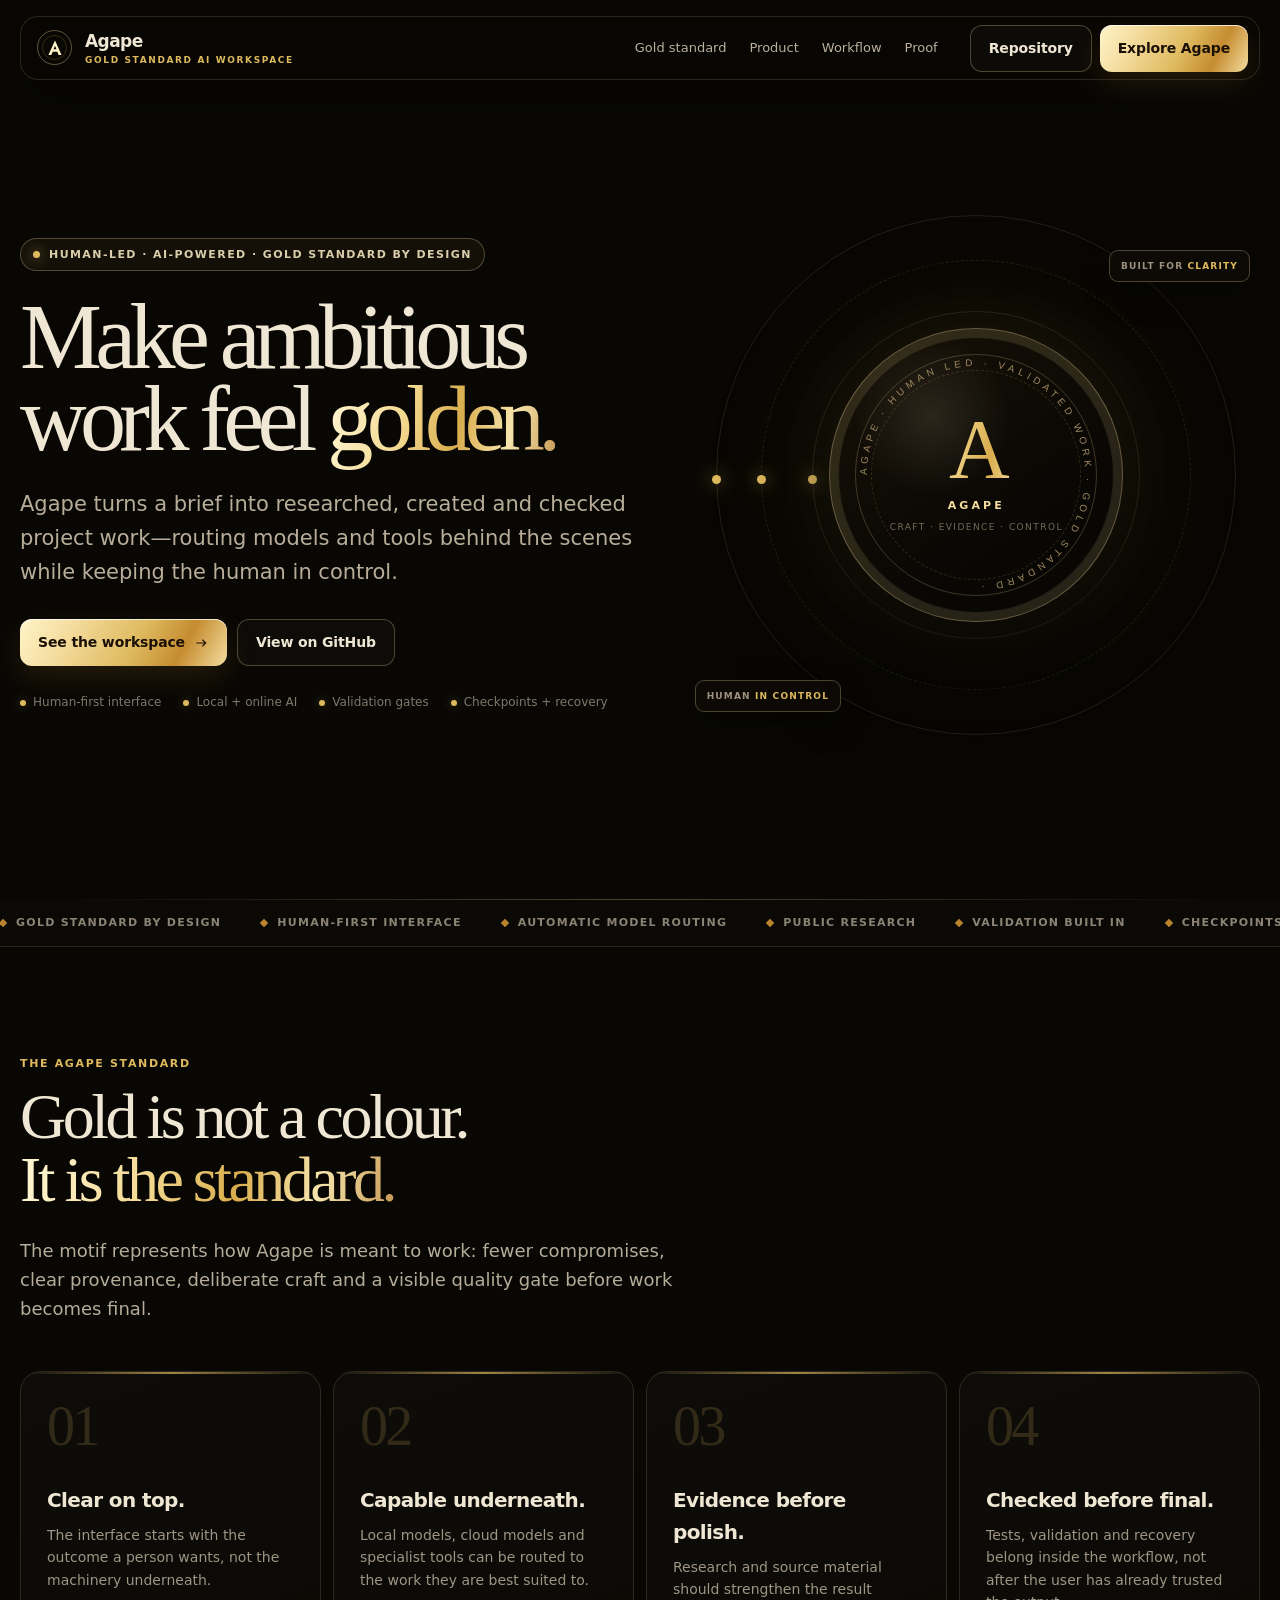
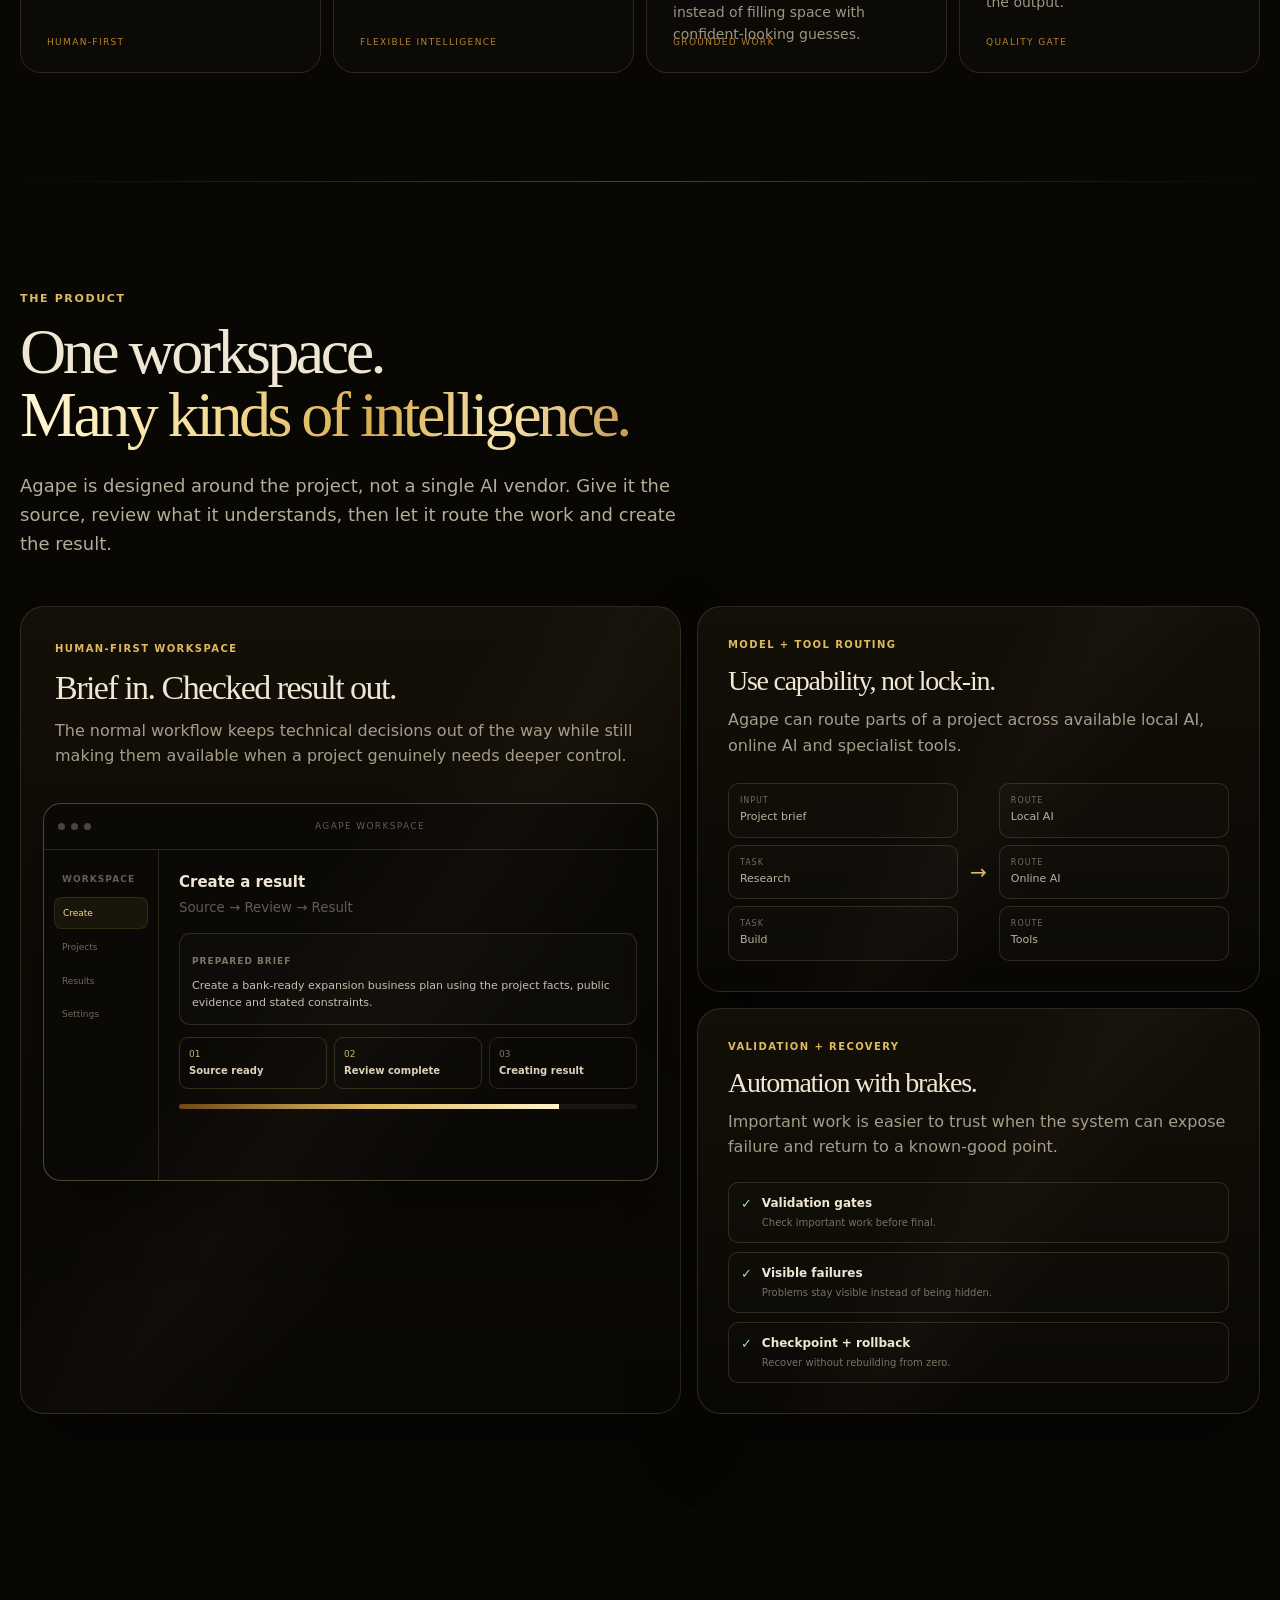
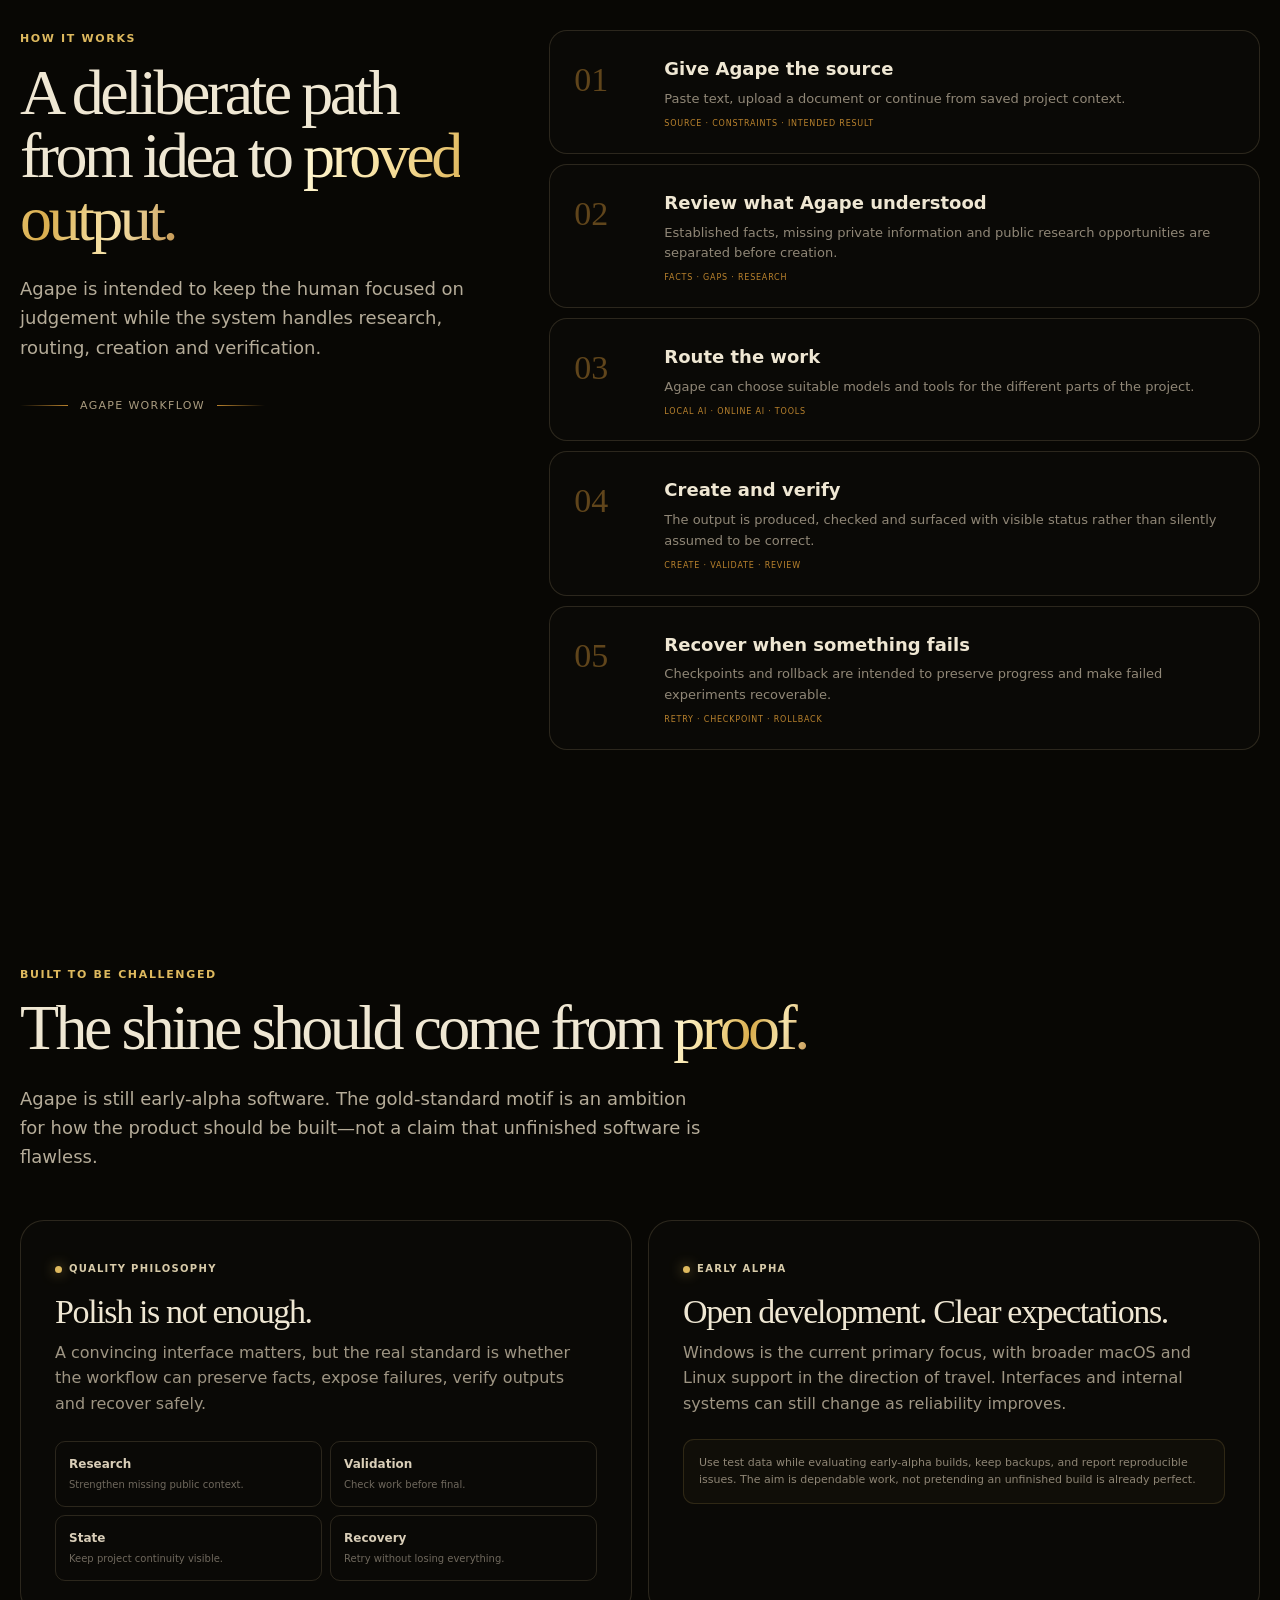
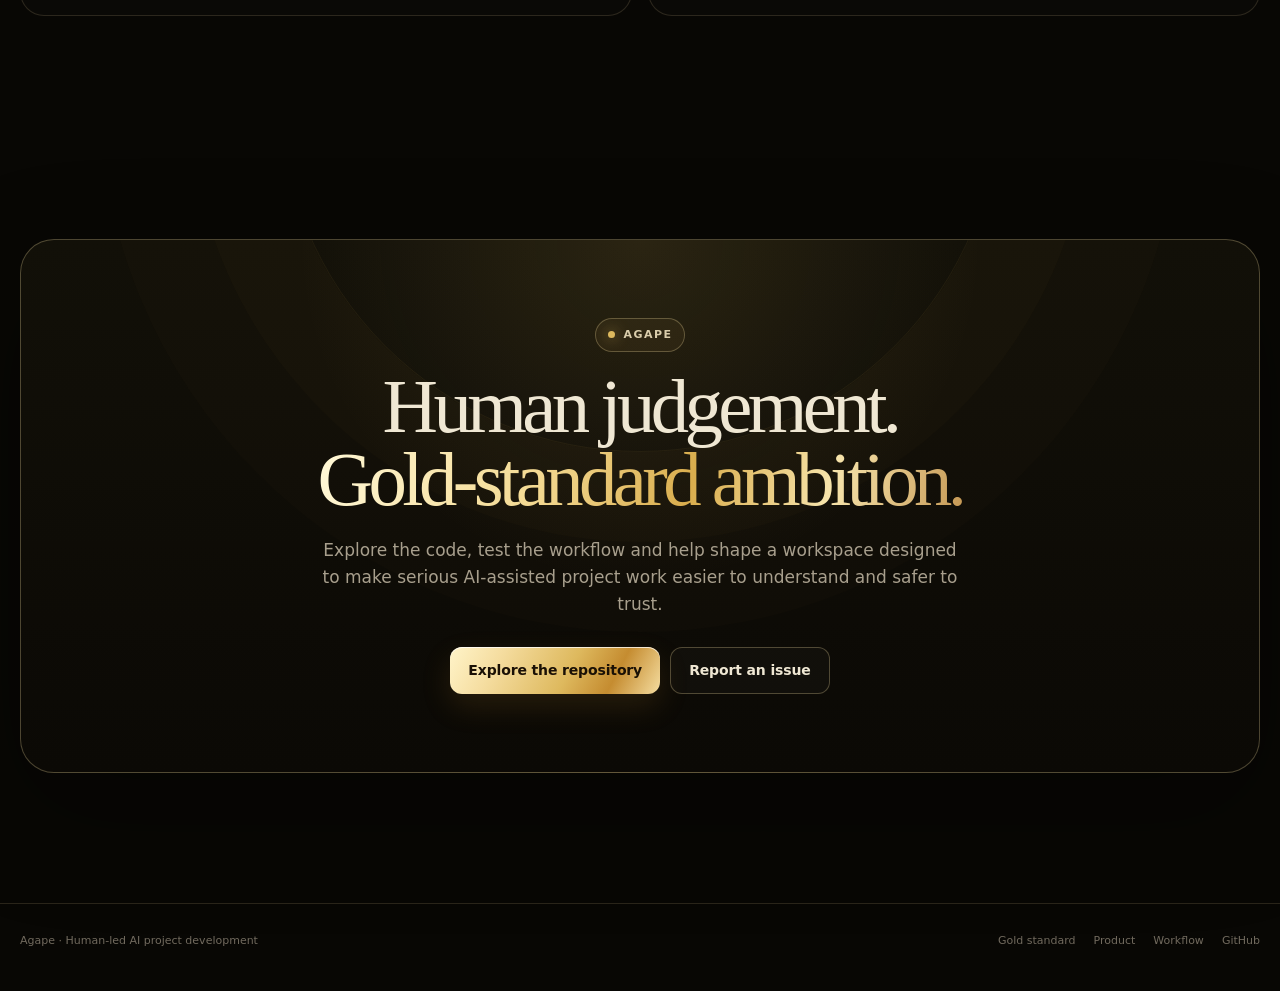
<file: website/index.html>
<!doctype html>
<html lang="en">
<head>
  <meta charset="utf-8" />
  <meta name="viewport" content="width=device-width, initial-scale=1" />
  <meta name="description" content="Agape is a human-first AI project workspace for research, creation, model routing, validation, checkpoints and safe automation." />
  <meta name="theme-color" content="#090704" />
  <meta name="color-scheme" content="dark" />
  <meta property="og:title" content="Agape — The gold standard for human-led AI work" />
  <meta property="og:description" content="One human-first workspace for briefs, research, model routing, creation, validation and recovery." />
  <meta property="og:type" content="website" />
  <meta property="og:url" content="https://github.com/DMTarmeyDev/Agape" />
  <link rel="icon" href="data:image/svg+xml,%3Csvg xmlns='http://www.w3.org/2000/svg' viewBox='0 0 64 64'%3E%3Crect width='64' height='64' rx='18' fill='%23090704'/%3E%3Ccircle cx='32' cy='32' r='23' fill='none' stroke='%23D8B35D' stroke-width='2'/%3E%3Cpath d='M32 13 49 49h-7.4l-3.7-8.3H26L22.3 49H15L32 13Zm0 13.1-3.8 8.7h7.6L32 26.1Z' fill='%23F4DE99'/%3E%3C/svg%3E" />
  <title>Agape — The gold standard for human-led AI work</title>
  <style>
    :root{
      --ink:#080704;
      --ink-2:#0e0b06;
      --ink-3:#151006;
      --panel:#11100c;
      --ivory:#fff7df;
      --cream:#efe7d3;
      --muted:#a99f8b;
      --dim:#766f62;
      --gold-0:#fff4c9;
      --gold-1:#f5dda0;
      --gold-2:#deb95e;
      --gold-3:#b9822d;
      --gold-4:#6f4516;
      --line:rgba(245,221,160,.14);
      --line-2:rgba(245,221,160,.28);
      --line-3:rgba(245,221,160,.48);
      --glow:rgba(222,185,94,.15);
      --success:#9bdfad;
      --max:1240px;
      --r:24px;
      --serif:Georgia,"Times New Roman",serif;
      --sans:Inter,ui-sans-serif,system-ui,-apple-system,BlinkMacSystemFont,"Segoe UI",sans-serif;
    }
    *{box-sizing:border-box}
    html{scroll-behavior:smooth;background:var(--ink)}
    body{margin:0;background:var(--ink);color:var(--cream);font-family:var(--sans);font-size:16px;line-height:1.6;overflow-x:hidden}
    body:before{content:"";position:fixed;inset:0;pointer-events:none;z-index:-4;background:
      radial-gradient(900px 620px at 50% -160px,rgba(222,185,94,.17),transparent 68%),
      radial-gradient(700px 520px at -10% 44%,rgba(185,130,45,.08),transparent 70%),
      radial-gradient(800px 600px at 110% 72%,rgba(245,221,160,.05),transparent 74%),
      linear-gradient(180deg,#0b0804 0%,#080704 54%,#090704 100%)}
    body:after{content:"";position:fixed;inset:0;pointer-events:none;z-index:-3;opacity:.22;background-image:url("data:image/svg+xml,%3Csvg xmlns='http://www.w3.org/2000/svg' width='180' height='180' viewBox='0 0 180 180'%3E%3Cfilter id='n'%3E%3CfeTurbulence type='fractalNoise' baseFrequency='.85' numOctaves='4' stitchTiles='stitch'/%3E%3C/filter%3E%3Crect width='100%25' height='100%25' filter='url(%23n)' opacity='.055'/%3E%3C/svg%3E")}
    a{color:inherit;text-decoration:none}.shell{width:min(calc(100% - 40px),var(--max));margin:auto}.sr-only{position:absolute;width:1px;height:1px;padding:0;margin:-1px;overflow:hidden;clip:rect(0,0,0,0);white-space:nowrap;border:0}
    ::selection{background:rgba(222,185,94,.28);color:#fff}

    /* hallmark navigation */
    .nav{position:fixed;z-index:100;inset:16px 0 auto;pointer-events:none}
    .nav-inner{height:64px;display:flex;align-items:center;gap:22px;padding:0 11px 0 14px;background:rgba(9,7,4,.78);border:1px solid var(--line);border-radius:18px;backdrop-filter:blur(22px) saturate(125%);box-shadow:0 18px 55px rgba(0,0,0,.34);pointer-events:auto}
    .brand{display:flex;align-items:center;gap:11px;font-weight:850;letter-spacing:-.035em;white-space:nowrap}.brand-mark{width:39px;height:39px;display:grid;place-items:center;position:relative}.brand-mark:before,.brand-mark:after{content:"";position:absolute;border-radius:50%;inset:2px;border:1px solid rgba(245,221,160,.36)}.brand-mark:after{inset:7px;border-color:rgba(222,185,94,.2)}.brand-mark svg{width:22px;position:relative;z-index:2;filter:drop-shadow(0 0 10px rgba(222,185,94,.22))}.brand span{font-size:17px}.brand small{font-size:9px;letter-spacing:.18em;text-transform:uppercase;color:var(--gold-2);font-weight:800;display:block;margin-top:-2px}
    .navlinks{display:flex;gap:3px;margin-left:auto}.navlinks a{padding:9px 10px;color:#b9b09d;font-size:13px;border-radius:9px;transition:.2s}.navlinks a:hover{background:rgba(255,255,255,.035);color:var(--ivory)}
    .nav-actions{display:flex;gap:8px}.btn{display:inline-flex;align-items:center;justify-content:center;gap:8px;min-height:47px;padding:0 18px;border:1px solid var(--line-2);border-radius:12px;background:rgba(255,255,255,.022);font-weight:790;font-size:14px;letter-spacing:-.01em;transition:.22s ease}.btn:hover{transform:translateY(-2px);border-color:var(--line-3);background:rgba(255,255,255,.04)}.btn.gold{border:0;color:#1a1005;background:linear-gradient(118deg,var(--gold-0) 0%,var(--gold-1) 23%,var(--gold-2) 56%,#c58c30 77%,var(--gold-1) 100%);box-shadow:0 12px 30px rgba(185,130,45,.16),inset 0 1px 0 rgba(255,255,255,.75)}.btn.gold:hover{box-shadow:0 17px 42px rgba(185,130,45,.24),inset 0 1px 0 rgba(255,255,255,.8)}.btn svg{width:16px;height:16px}
    .menu{display:none;width:42px;height:42px;border:1px solid var(--line);border-radius:11px;background:transparent;color:var(--cream);align-items:center;justify-content:center}

    /* reusable gold language */
    .gold-text{color:transparent;background:linear-gradient(103deg,#fff7d4 2%,#f4da93 34%,#d9ad4d 58%,#f7e4ab 79%,#a86c22 112%);background-clip:text;-webkit-background-clip:text}
    .eyebrow{display:inline-flex;align-items:center;gap:9px;padding:7px 12px;border:1px solid var(--line-2);border-radius:999px;background:rgba(222,185,94,.055);font-size:11px;font-weight:820;letter-spacing:.13em;text-transform:uppercase;color:#dacdab}.eyebrow i{width:7px;height:7px;border-radius:50%;background:var(--gold-2);box-shadow:0 0 14px rgba(222,185,94,.8)}
    .section-tag{font-size:11px;letter-spacing:.15em;text-transform:uppercase;color:var(--gold-2);font-weight:850;margin-bottom:14px}.section-title{font-family:var(--serif);font-size:clamp(39px,5vw,68px);line-height:.98;letter-spacing:-.055em;font-weight:500;margin:0;max-width:900px}.section-copy{max-width:690px;color:#b5ac99;font-size:18px;line-height:1.62;margin:24px 0 0}.section-head{margin-bottom:48px}
    .hallmark{display:inline-flex;align-items:center;gap:12px;color:#aa9c80;font-size:11px;letter-spacing:.12em;text-transform:uppercase}.hallmark:before,.hallmark:after{content:"";width:48px;height:1px;background:linear-gradient(90deg,transparent,var(--gold-3))}.hallmark:after{background:linear-gradient(90deg,var(--gold-3),transparent)}

    /* hero */
    .hero{min-height:100vh;display:grid;align-items:center;padding:130px 0 80px;position:relative;isolation:isolate}
    .hero:after{content:"";position:absolute;left:50%;bottom:0;transform:translateX(-50%);width:min(94%,1380px);height:1px;background:linear-gradient(90deg,transparent,var(--line-2),transparent)}
    .hero-grid{display:grid;grid-template-columns:minmax(0,1.04fr) minmax(430px,.96fr);gap:58px;align-items:center}
    .hero h1{font-family:var(--serif);font-size:clamp(58px,7.2vw,104px);font-weight:500;letter-spacing:-.072em;line-height:.89;margin:25px 0 28px;max-width:830px}.hero p{max-width:690px;color:#b7ad99;font-size:clamp(18px,2vw,21px);line-height:1.6;margin:0 0 30px}.hero-actions{display:flex;gap:10px;flex-wrap:wrap}.trust{display:flex;gap:12px 22px;flex-wrap:wrap;margin-top:27px}.trust span{font-size:12px;color:#7f786a;display:flex;align-items:center;gap:7px}.trust b{width:6px;height:6px;background:var(--gold-2);border-radius:50%;box-shadow:0 0 11px rgba(222,185,94,.45)}

    /* gold seal / motif */
    .seal-stage{min-height:590px;position:relative;display:grid;place-items:center}.seal-stage:before{content:"";position:absolute;width:550px;height:550px;border-radius:50%;background:radial-gradient(circle,rgba(222,185,94,.105),rgba(185,130,45,.02) 48%,transparent 70%);filter:blur(4px)}
    .orbit{position:absolute;border-radius:50%;border:1px solid rgba(245,221,160,.11);animation:spin 36s linear infinite}.orbit.a{width:520px;height:520px}.orbit.b{width:430px;height:430px;animation-direction:reverse;animation-duration:28s;border-style:dashed}.orbit.c{width:328px;height:328px;animation-duration:21s}.orbit:after{content:"";position:absolute;width:9px;height:9px;border-radius:50%;background:var(--gold-2);top:50%;left:-5px;box-shadow:0 0 18px rgba(222,185,94,.7)}
    @keyframes spin{to{transform:rotate(360deg)}}
    .seal{width:294px;height:294px;border-radius:50%;position:relative;display:grid;place-items:center;background:radial-gradient(circle at 35% 30%,rgba(255,244,201,.11),transparent 28%),linear-gradient(145deg,#171107,#090704 68%);border:1px solid rgba(245,221,160,.39);box-shadow:0 44px 110px rgba(0,0,0,.55),inset 0 0 0 8px rgba(222,185,94,.025),inset 0 0 0 9px rgba(245,221,160,.11),0 0 90px rgba(222,185,94,.08)}
    .seal:before{content:"";position:absolute;inset:25px;border-radius:50%;border:1px solid rgba(245,221,160,.22)}.seal:after{content:"";position:absolute;inset:41px;border-radius:50%;border:1px dashed rgba(222,185,94,.19)}
    .seal-copy{position:relative;z-index:3;text-align:center}.seal-a{font-family:var(--serif);font-size:84px;line-height:.8;font-weight:500;letter-spacing:-.07em}.seal-copy strong{display:block;margin-top:14px;font-size:11px;letter-spacing:.28em;text-transform:uppercase;color:var(--gold-1)}.seal-copy small{display:block;margin-top:5px;color:#746a58;font-size:9px;letter-spacing:.16em;text-transform:uppercase}
    .seal-word{position:absolute;inset:0;z-index:2;animation:spin 50s linear infinite}.seal-word svg{width:100%;height:100%}.seal-word text{fill:#9f8a61;font-size:10px;letter-spacing:4.4px;font-family:Arial,sans-serif}
    .stamp{position:absolute;padding:8px 11px;border:1px solid var(--line-2);border-radius:9px;background:#0d0a05;color:#9d927f;font-size:9px;font-weight:800;letter-spacing:.13em;text-transform:uppercase;box-shadow:0 12px 30px rgba(0,0,0,.3)}.stamp.s1{top:70px;right:10px}.stamp.s2{bottom:58px;left:2px}.stamp em{color:var(--gold-2);font-style:normal}

    /* ticker */
    .ticker{overflow:hidden;border-bottom:1px solid var(--line);background:rgba(255,255,255,.008)}.ticker-track{display:flex;width:max-content;animation:ticker 30s linear infinite;padding:14px 0}.ticker-item{display:flex;align-items:center;gap:10px;margin-right:40px;color:#8b8374;font-size:11px;text-transform:uppercase;letter-spacing:.115em;font-weight:760}.ticker-item i{width:6px;height:6px;transform:rotate(45deg);background:var(--gold-3)}@keyframes ticker{to{transform:translateX(-50%)}}

    section{padding:108px 0;position:relative}.gold-rule{height:1px;background:linear-gradient(90deg,transparent,var(--line-2),transparent)}

    /* gold standard cards */
    .standards{display:grid;grid-template-columns:repeat(4,1fr);gap:12px}.standard{min-height:270px;padding:26px;border:1px solid var(--line);border-radius:21px;background:linear-gradient(160deg,rgba(255,255,255,.025),rgba(222,185,94,.018));position:relative;overflow:hidden}.standard:before{content:"";position:absolute;left:0;top:0;width:100%;height:2px;background:linear-gradient(90deg,transparent,var(--gold-2),transparent);opacity:.7}.standard-num{font-family:var(--serif);font-size:56px;line-height:1;color:rgba(222,185,94,.18);letter-spacing:-.05em}.standard h3{font-size:20px;letter-spacing:-.03em;margin:30px 0 8px}.standard p{font-size:14px;color:#9e9584;margin:0}.standard small{position:absolute;bottom:22px;font-size:9px;text-transform:uppercase;letter-spacing:.15em;color:var(--gold-3)}

    /* product showcase */
    .product-grid{display:grid;grid-template-columns:1.08fr .92fr;gap:16px}.panel{border:1px solid var(--line);border-radius:var(--r);background:linear-gradient(180deg,rgba(20,16,8,.96),rgba(10,8,5,.94));box-shadow:0 28px 75px rgba(0,0,0,.3);overflow:hidden;position:relative}.panel:after{content:"";position:absolute;inset:0;pointer-events:none;background:linear-gradient(125deg,transparent 0 40%,rgba(245,221,160,.025) 52%,transparent 65%)}
    .panel-copy{padding:34px;position:relative;z-index:2}.card-tag{font-size:10px;text-transform:uppercase;letter-spacing:.14em;color:var(--gold-2);font-weight:820}.panel h3{font-family:var(--serif);font-size:34px;line-height:1.04;letter-spacing:-.045em;font-weight:500;margin:13px 0 12px}.panel p{color:#a59c8a;margin:0;max-width:620px}
    .mock{margin:0 22px 22px;border:1px solid var(--line-2);border-radius:18px;background:#0b0906;box-shadow:0 24px 70px rgba(0,0,0,.45);overflow:hidden}.mock-head{height:46px;border-bottom:1px solid var(--line);display:flex;align-items:center;padding:0 14px;gap:6px}.mock-head i{width:7px;height:7px;border-radius:50%;background:#4d4638}.mock-head span{margin:auto;color:#625b4f;font-size:9px;letter-spacing:.15em;text-transform:uppercase}.mock-body{display:grid;grid-template-columns:115px 1fr;min-height:330px}.mock-side{padding:14px 10px;border-right:1px solid var(--line)}.mock-side b{font-size:9px;display:block;padding:8px;color:#655e51;text-transform:uppercase;letter-spacing:.12em}.mock-side span{display:block;padding:8px;border-radius:8px;color:#6f6759;font-size:9px;margin:3px 0}.mock-side span.on{color:#f0d98e;background:rgba(222,185,94,.07);border:1px solid rgba(222,185,94,.12)}.mock-main{padding:20px}.mock-main h4{margin:0;font-size:15px}.mock-main small{color:#625b50}.brief{margin-top:14px;border:1px solid var(--line);padding:12px;border-radius:11px;background:rgba(255,255,255,.014)}.brief b{font-size:9px;text-transform:uppercase;letter-spacing:.11em;color:#7f7565}.brief p{font-size:11px;color:#c7beae;margin:5px 0 0}.steps{display:grid;grid-template-columns:repeat(3,1fr);gap:7px;margin-top:12px}.step{padding:9px;border:1px solid var(--line);border-radius:9px;font-size:9px;color:#7d7568}.step.done{color:#cbb46d;border-color:rgba(222,185,94,.2)}.step strong{display:block;color:#ddd1bb;font-size:10px;margin-top:2px}.progress{height:5px;background:#1b1710;border-radius:10px;overflow:hidden;margin-top:15px}.progress i{display:block;width:83%;height:100%;background:linear-gradient(90deg,var(--gold-4),var(--gold-2),var(--gold-0))}
    .stack{display:grid;gap:16px}.mini{padding:30px}.mini h3{font-size:28px}.route{display:grid;grid-template-columns:1fr auto 1fr;gap:12px;align-items:center;margin-top:25px}.route-col{display:grid;gap:7px}.route-box{padding:11px;border:1px solid var(--line);border-radius:10px;background:rgba(255,255,255,.014);font-size:11px;color:#bab09d}.route-box em{display:block;color:#71695c;font-size:8px;text-transform:uppercase;letter-spacing:.12em;font-style:normal}.arrow{color:var(--gold-2);font-size:20px}.checks{display:grid;gap:9px;margin-top:22px}.check{display:flex;gap:10px;align-items:flex-start;padding:11px 12px;border:1px solid var(--line);border-radius:10px;background:rgba(255,255,255,.012)}.check i{font-style:normal;color:var(--success);font-size:13px}.check strong{font-size:12px;display:block}.check span{display:block;color:#776f61;font-size:10px;margin-top:2px}

    /* workflow */
    .workflow-grid{display:grid;grid-template-columns:.78fr 1.22fr;gap:75px;align-items:start}.workflow-list{display:grid;gap:10px}.work{display:grid;grid-template-columns:72px 1fr;gap:18px;padding:22px 24px;border:1px solid var(--line);border-radius:18px;background:rgba(255,255,255,.012);transition:.2s}.work:hover{transform:translateX(5px);border-color:var(--line-2);background:rgba(222,185,94,.026)}.work-num{font-family:var(--serif);font-size:34px;color:#60451b}.work h3{margin:2px 0 5px;font-size:18px}.work p{margin:0;color:#908777;font-size:13px}.work small{display:block;color:var(--gold-3);text-transform:uppercase;letter-spacing:.1em;font-size:8px;margin-top:8px}

    /* proof/status */
    .proof{display:grid;grid-template-columns:1fr 1fr;gap:16px}.proof-card{padding:34px;border:1px solid var(--line);border-radius:var(--r);background:rgba(255,255,255,.012)}.proof-card h3{font-family:var(--serif);font-size:34px;line-height:1.05;letter-spacing:-.04em;font-weight:500;margin:14px 0 10px}.proof-card p{color:#9e9583;margin:0}.proof-list{display:grid;grid-template-columns:1fr 1fr;gap:8px;margin-top:24px}.proof-item{padding:13px;border:1px solid var(--line);border-radius:10px}.proof-item b{display:block;color:#d9ceb8;font-size:12px}.proof-item span{display:block;color:#6f685d;font-size:10px;margin-top:3px}.status-pill{display:inline-flex;align-items:center;gap:7px;color:#d8cba9;font-size:10px;font-weight:820;letter-spacing:.13em;text-transform:uppercase}.status-pill i{width:7px;height:7px;background:var(--gold-2);border-radius:50%;box-shadow:0 0 13px rgba(222,185,94,.7)}.note{margin-top:22px;padding:14px 15px;border:1px solid rgba(222,185,94,.15);border-radius:11px;background:rgba(222,185,94,.03);color:#8e8575;font-size:11px}

    /* final CTA */
    .cta{padding:115px 0 130px}.cta-box{position:relative;overflow:hidden;text-align:center;padding:78px 28px;border:1px solid var(--line-2);border-radius:34px;background:radial-gradient(circle at 50% 0,rgba(222,185,94,.12),transparent 42%),linear-gradient(180deg,#121008,#0b0905);box-shadow:0 40px 110px rgba(0,0,0,.35)}.cta-box:before{content:"";position:absolute;width:720px;height:720px;border:1px solid rgba(222,185,94,.07);border-radius:50%;left:50%;top:-510px;transform:translateX(-50%);box-shadow:0 0 0 90px rgba(222,185,94,.015),0 0 0 180px rgba(222,185,94,.01)}.cta-box>*{position:relative;z-index:2}.cta h2{font-family:var(--serif);font-size:clamp(48px,6vw,82px);line-height:.96;letter-spacing:-.06em;font-weight:500;max-width:880px;margin:18px auto 20px}.cta p{max-width:650px;margin:0 auto 28px;color:#a89f8d;font-size:17px}.cta-actions{display:flex;justify-content:center;gap:10px;flex-wrap:wrap}

    footer{border-top:1px solid var(--line);padding:28px 0 42px;color:#716a5e;font-size:11px}.footer-grid{display:flex;align-items:center;justify-content:space-between;gap:20px}.footer-links{display:flex;gap:18px}.footer-links a:hover{color:var(--gold-2)}

    .reveal{opacity:0;transform:translateY(18px);transition:opacity .7s ease,transform .7s ease}.reveal.on{opacity:1;transform:none}
    @media (prefers-reduced-motion:reduce){*{scroll-behavior:auto!important;animation:none!important;transition:none!important}.reveal{opacity:1;transform:none}}

    @media(max-width:980px){
      .navlinks{display:none}.menu{display:flex;margin-left:auto}.nav-actions .btn:not(.gold){display:none}.nav-actions{margin-left:0}
      .hero-grid,.product-grid,.workflow-grid,.proof{grid-template-columns:1fr}.hero{padding-top:125px}.hero-grid{gap:20px}.seal-stage{min-height:510px;order:-1}.hero-copy-wrap{order:2}.seal-stage{order:1}.standards{grid-template-columns:1fr 1fr}.workflow-grid{gap:42px}.product-grid{gap:14px}
    }
    @media(max-width:650px){
      .shell{width:min(calc(100% - 24px),var(--max))}.nav{top:9px}.nav-inner{height:58px}.brand small{display:none}.nav-actions .gold{display:none}.hero{padding:95px 0 60px}.hero h1{font-size:clamp(49px,16vw,72px)}.hero p{font-size:17px}.seal-stage{min-height:430px;transform:scale(.78);margin:-35px -55px}.standards,.proof-list{grid-template-columns:1fr}.standard{min-height:220px}.product-grid{display:block}.stack{margin-top:14px}.mock-body{grid-template-columns:90px 1fr}.steps{grid-template-columns:1fr}.work{grid-template-columns:50px 1fr;padding:18px}.work-num{font-size:27px}.cta-box{padding:58px 18px}.footer-grid{display:grid}.footer-links{flex-wrap:wrap}
    }
  </style>
</head>
<body>
  <nav class="nav" aria-label="Primary navigation">
    <div class="shell nav-inner">
      <a class="brand" href="#top" aria-label="Agape home">
        <span class="brand-mark" aria-hidden="true"><svg viewBox="0 0 64 64"><path d="M32 10 51 52h-8.4l-4.1-9.4H25.4L21.2 52h-8.3L32 10Zm0 15.5-4.3 10h8.6L32 25.5Z" fill="url(#g)"/><defs><linearGradient id="g" x1="10" x2="55" y1="8" y2="54"><stop stop-color="#FFF4C9"/><stop offset=".47" stop-color="#DEB95E"/><stop offset="1" stop-color="#A96E20"/></linearGradient></defs></svg></span>
        <span>Agape<small>Gold standard AI workspace</small></span>
      </a>
      <div class="navlinks"><a href="#gold-standard">Gold standard</a><a href="#product">Product</a><a href="#workflow">Workflow</a><a href="#proof">Proof</a></div>
      <div class="nav-actions"><a class="btn" href="https://github.com/DMTarmeyDev/Agape" target="_blank" rel="noopener">Repository</a><a class="btn gold" href="https://github.com/DMTarmeyDev/Agape" target="_blank" rel="noopener">Explore Agape</a></div>
      <button class="menu" id="menu" type="button" aria-label="Open menu" aria-expanded="false"><svg viewBox="0 0 24 24" fill="none" stroke="currentColor" stroke-width="1.5"><path d="M4 7h16M4 12h16M4 17h16"/></svg></button>
    </div>
  </nav>

  <main id="top">
    <header class="hero">
      <div class="shell hero-grid">
        <div class="hero-copy-wrap reveal">
          <div class="eyebrow"><i></i> Human-led · AI-powered · Gold standard by design</div>
          <h1>Make ambitious work feel <span class="gold-text">golden.</span></h1>
          <p>Agape turns a brief into researched, created and checked project work—routing models and tools behind the scenes while keeping the human in control.</p>
          <div class="hero-actions">
            <a class="btn gold" href="#product">See the workspace <svg viewBox="0 0 24 24" fill="none" stroke="currentColor" stroke-width="1.8"><path d="M5 12h14m-5-5 5 5-5 5"/></svg></a>
            <a class="btn" href="https://github.com/DMTarmeyDev/Agape" target="_blank" rel="noopener">View on GitHub</a>
          </div>
          <div class="trust"><span><b></b>Human-first interface</span><span><b></b>Local + online AI</span><span><b></b>Validation gates</span><span><b></b>Checkpoints + recovery</span></div>
        </div>

        <div class="seal-stage reveal" aria-label="Agape gold standard motif">
          <div class="orbit a"></div><div class="orbit b"></div><div class="orbit c"></div>
          <div class="stamp s1">Built for <em>clarity</em></div><div class="stamp s2">Human <em>in control</em></div>
          <div class="seal">
            <div class="seal-word" aria-hidden="true"><svg viewBox="0 0 300 300"><defs><path id="circle" d="M150,150 m-112,0 a112,112 0 1,1 224,0 a112,112 0 1,1 -224,0"/></defs><text><textPath href="#circle">AGAPE · HUMAN LED · VALIDATED WORK · GOLD STANDARD · </textPath></text></svg></div>
            <div class="seal-copy"><div class="seal-a gold-text">A</div><strong>Agape</strong><small>Craft · evidence · control</small></div>
          </div>
        </div>
      </div>
    </header>

    <div class="ticker" aria-hidden="true"><div class="ticker-track">
      <span class="ticker-item"><i></i>Gold standard by design</span><span class="ticker-item"><i></i>Human-first interface</span><span class="ticker-item"><i></i>Automatic model routing</span><span class="ticker-item"><i></i>Public research</span><span class="ticker-item"><i></i>Validation built in</span><span class="ticker-item"><i></i>Checkpoints + rollback</span><span class="ticker-item"><i></i>Local + online AI</span>
      <span class="ticker-item"><i></i>Gold standard by design</span><span class="ticker-item"><i></i>Human-first interface</span><span class="ticker-item"><i></i>Automatic model routing</span><span class="ticker-item"><i></i>Public research</span><span class="ticker-item"><i></i>Validation built in</span><span class="ticker-item"><i></i>Checkpoints + rollback</span><span class="ticker-item"><i></i>Local + online AI</span>
    </div></div>

    <section id="gold-standard">
      <div class="shell">
        <div class="section-head reveal"><div class="section-tag">The Agape standard</div><h2 class="section-title">Gold is not a colour.<br><span class="gold-text">It is the standard.</span></h2><p class="section-copy">The motif represents how Agape is meant to work: fewer compromises, clear provenance, deliberate craft and a visible quality gate before work becomes final.</p></div>
        <div class="standards">
          <article class="standard reveal"><div class="standard-num">01</div><h3>Clear on top.</h3><p>The interface starts with the outcome a person wants, not the machinery underneath.</p><small>Human-first</small></article>
          <article class="standard reveal"><div class="standard-num">02</div><h3>Capable underneath.</h3><p>Local models, cloud models and specialist tools can be routed to the work they are best suited to.</p><small>Flexible intelligence</small></article>
          <article class="standard reveal"><div class="standard-num">03</div><h3>Evidence before polish.</h3><p>Research and source material should strengthen the result instead of filling space with confident-looking guesses.</p><small>Grounded work</small></article>
          <article class="standard reveal"><div class="standard-num">04</div><h3>Checked before final.</h3><p>Tests, validation and recovery belong inside the workflow, not after the user has already trusted the output.</p><small>Quality gate</small></article>
        </div>
      </div>
    </section>

    <div class="shell gold-rule"></div>

    <section id="product">
      <div class="shell">
        <div class="section-head reveal"><div class="section-tag">The product</div><h2 class="section-title">One workspace.<br><span class="gold-text">Many kinds of intelligence.</span></h2><p class="section-copy">Agape is designed around the project, not a single AI vendor. Give it the source, review what it understands, then let it route the work and create the result.</p></div>
        <div class="product-grid">
          <article class="panel reveal">
            <div class="panel-copy"><div class="card-tag">Human-first workspace</div><h3>Brief in. Checked result out.</h3><p>The normal workflow keeps technical decisions out of the way while still making them available when a project genuinely needs deeper control.</p></div>
            <div class="mock" aria-label="Illustration of Agape workspace">
              <div class="mock-head"><i></i><i></i><i></i><span>Agape workspace</span></div>
              <div class="mock-body"><aside class="mock-side"><b>Workspace</b><span class="on">Create</span><span>Projects</span><span>Results</span><span>Settings</span></aside><div class="mock-main"><h4>Create a result</h4><small>Source → Review → Result</small><div class="brief"><b>Prepared brief</b><p>Create a bank-ready expansion business plan using the project facts, public evidence and stated constraints.</p></div><div class="steps"><div class="step done">01<strong>Source ready</strong></div><div class="step done">02<strong>Review complete</strong></div><div class="step">03<strong>Creating result</strong></div></div><div class="progress"><i></i></div></div></div>
            </div>
          </article>
          <div class="stack">
            <article class="panel mini reveal"><div class="card-tag">Model + tool routing</div><h3>Use capability, not lock-in.</h3><p>Agape can route parts of a project across available local AI, online AI and specialist tools.</p><div class="route"><div class="route-col"><div class="route-box"><em>Input</em>Project brief</div><div class="route-box"><em>Task</em>Research</div><div class="route-box"><em>Task</em>Build</div></div><div class="arrow">→</div><div class="route-col"><div class="route-box"><em>Route</em>Local AI</div><div class="route-box"><em>Route</em>Online AI</div><div class="route-box"><em>Route</em>Tools</div></div></div></article>
            <article class="panel mini reveal"><div class="card-tag">Validation + recovery</div><h3>Automation with brakes.</h3><p>Important work is easier to trust when the system can expose failure and return to a known-good point.</p><div class="checks"><div class="check"><i>✓</i><div><strong>Validation gates</strong><span>Check important work before final.</span></div></div><div class="check"><i>✓</i><div><strong>Visible failures</strong><span>Problems stay visible instead of being hidden.</span></div></div><div class="check"><i>✓</i><div><strong>Checkpoint + rollback</strong><span>Recover without rebuilding from zero.</span></div></div></div></article>
          </div>
        </div>
      </div>
    </section>

    <section id="workflow">
      <div class="shell workflow-grid">
        <div class="reveal"><div class="section-tag">How it works</div><h2 class="section-title">A deliberate path from idea to <span class="gold-text">proved output.</span></h2><p class="section-copy">Agape is intended to keep the human focused on judgement while the system handles research, routing, creation and verification.</p><div class="hallmark" style="margin-top:35px">Agape workflow</div></div>
        <div class="workflow-list">
          <article class="work reveal"><div class="work-num">01</div><div><h3>Give Agape the source</h3><p>Paste text, upload a document or continue from saved project context.</p><small>Source · constraints · intended result</small></div></article>
          <article class="work reveal"><div class="work-num">02</div><div><h3>Review what Agape understood</h3><p>Established facts, missing private information and public research opportunities are separated before creation.</p><small>Facts · gaps · research</small></div></article>
          <article class="work reveal"><div class="work-num">03</div><div><h3>Route the work</h3><p>Agape can choose suitable models and tools for the different parts of the project.</p><small>Local AI · online AI · tools</small></div></article>
          <article class="work reveal"><div class="work-num">04</div><div><h3>Create and verify</h3><p>The output is produced, checked and surfaced with visible status rather than silently assumed to be correct.</p><small>Create · validate · review</small></div></article>
          <article class="work reveal"><div class="work-num">05</div><div><h3>Recover when something fails</h3><p>Checkpoints and rollback are intended to preserve progress and make failed experiments recoverable.</p><small>Retry · checkpoint · rollback</small></div></article>
        </div>
      </div>
    </section>

    <section id="proof">
      <div class="shell">
        <div class="section-head reveal"><div class="section-tag">Built to be challenged</div><h2 class="section-title">The shine should come from <span class="gold-text">proof.</span></h2><p class="section-copy">Agape is still early-alpha software. The gold-standard motif is an ambition for how the product should be built—not a claim that unfinished software is flawless.</p></div>
        <div class="proof">
          <article class="proof-card reveal"><div class="status-pill"><i></i>Quality philosophy</div><h3>Polish is not enough.</h3><p>A convincing interface matters, but the real standard is whether the workflow can preserve facts, expose failures, verify outputs and recover safely.</p><div class="proof-list"><div class="proof-item"><b>Research</b><span>Strengthen missing public context.</span></div><div class="proof-item"><b>Validation</b><span>Check work before final.</span></div><div class="proof-item"><b>State</b><span>Keep project continuity visible.</span></div><div class="proof-item"><b>Recovery</b><span>Retry without losing everything.</span></div></div></article>
          <article class="proof-card reveal"><div class="status-pill"><i></i>Early Alpha</div><h3>Open development. Clear expectations.</h3><p>Windows is the current primary focus, with broader macOS and Linux support in the direction of travel. Interfaces and internal systems can still change as reliability improves.</p><div class="note">Use test data while evaluating early-alpha builds, keep backups, and report reproducible issues. The aim is dependable work, not pretending an unfinished build is already perfect.</div></article>
        </div>
      </div>
    </section>

    <section class="cta">
      <div class="shell"><div class="cta-box reveal"><div class="eyebrow"><i></i> Agape</div><h2>Human judgement.<br><span class="gold-text">Gold-standard ambition.</span></h2><p>Explore the code, test the workflow and help shape a workspace designed to make serious AI-assisted project work easier to understand and safer to trust.</p><div class="cta-actions"><a class="btn gold" href="https://github.com/DMTarmeyDev/Agape" target="_blank" rel="noopener">Explore the repository</a><a class="btn" href="https://github.com/DMTarmeyDev/Agape/issues" target="_blank" rel="noopener">Report an issue</a></div></div></div>
    </section>
  </main>

  <footer><div class="shell footer-grid"><div>Agape · Human-led AI project development</div><div class="footer-links"><a href="#gold-standard">Gold standard</a><a href="#product">Product</a><a href="#workflow">Workflow</a><a href="https://github.com/DMTarmeyDev/Agape" target="_blank" rel="noopener">GitHub</a></div></div></footer>

  <script>
    const io=new IntersectionObserver(entries=>entries.forEach(e=>{if(e.isIntersecting)e.target.classList.add('on')}),{threshold:.08});
    document.querySelectorAll('.reveal').forEach(el=>io.observe(el));
    const menu=document.getElementById('menu');
    menu?.addEventListener('click',()=>{
      const open=menu.getAttribute('aria-expanded')==='true';
      menu.setAttribute('aria-expanded',String(!open));
      const links=document.querySelector('.navlinks');
      if(!links)return;
      if(!open){links.style.cssText='display:flex;position:absolute;top:68px;left:12px;right:12px;padding:10px;flex-direction:column;background:#0d0a05;border:1px solid rgba(245,221,160,.16);border-radius:14px;box-shadow:0 20px 50px rgba(0,0,0,.45)'}else{links.removeAttribute('style')}
    });
  </script>
</body>
</html>
</file>
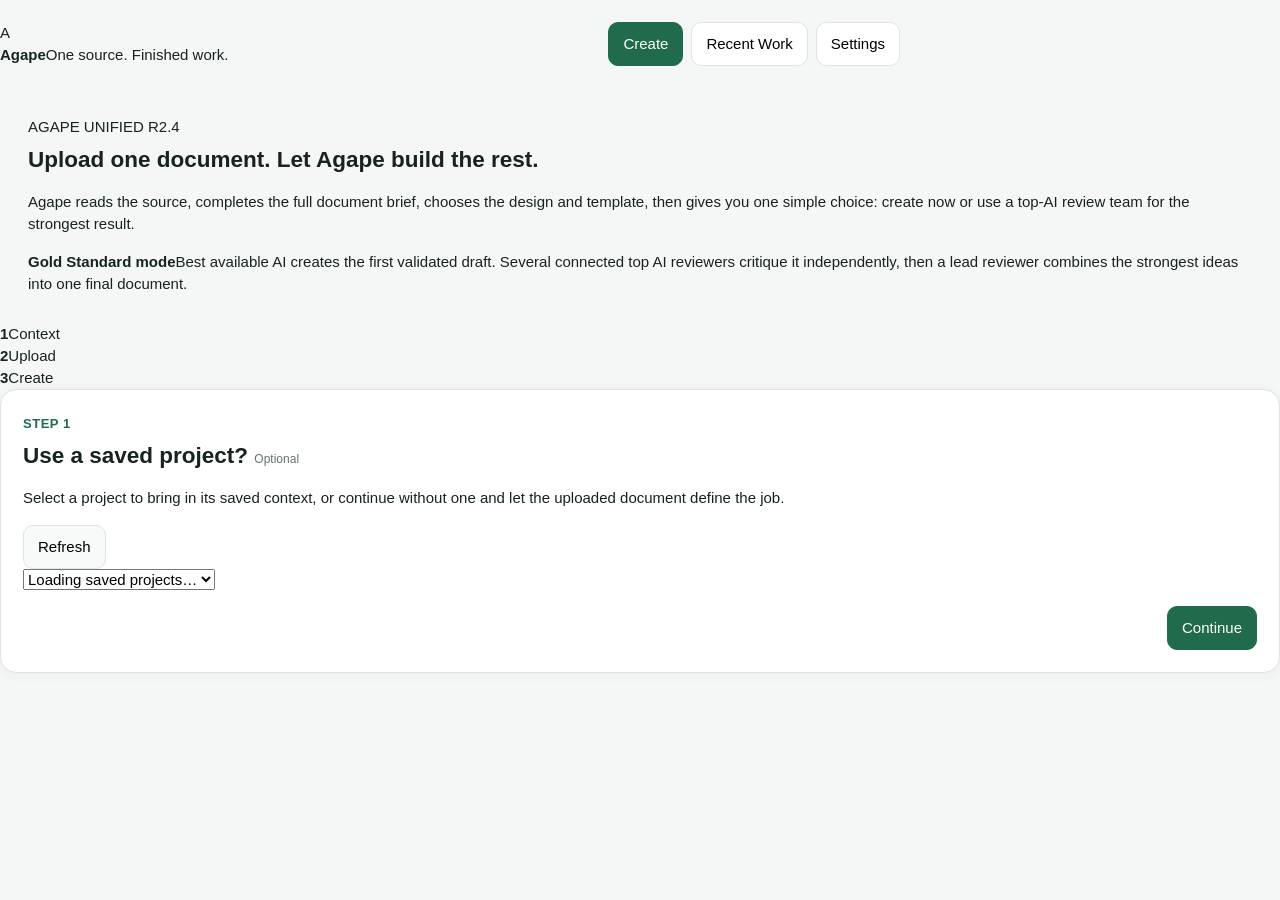
<file: recovered/unified-r24/web/index.html>
<!doctype html>
<html lang="en">
<head>
  <meta charset="utf-8">
  <meta name="viewport" content="width=device-width,initial-scale=1">
  <title>Agape</title>
  <link rel="stylesheet" href="/web/styles.css">
</head>
<body data-theme="forest">
  <header class="topbar">
    <div class="brand"><div class="mark">A</div><div><strong>Agape</strong><span>One source. Finished work.</span></div></div>
    <nav>
      <button class="nav active" data-page="home">Create</button>
      <button class="nav" data-page="recent">Recent Work</button>
      <button class="nav" data-page="settings">Settings</button>
    </nav>
    <div id="servicePills" class="service-pills"></div>
  </header>

  <main>
    <section id="page-home" class="page active">
      <div class="hero compact-hero">
        <div>
          <span class="eyebrow">AGAPE UNIFIED R2.4</span>
          <h1>Upload one document. Let Agape build the rest.</h1>
          <p>Agape reads the source, completes the full document brief, chooses the design and template, then gives you one simple choice: create now or use a top-AI review team for the strongest result.</p>
        </div>
        <div class="hero-card"><b>Gold Standard mode</b><span>Best available AI creates the first validated draft. Several connected top AI reviewers critique it independently, then a lead reviewer combines the strongest ideas into one final document.</span></div>
      </div>

      <div class="stepper three" id="stepper">
        <div class="step active"><b>1</b><span>Context</span></div><i></i>
        <div class="step"><b>2</b><span>Upload</span></div><i></i>
        <div class="step"><b>3</b><span>Create</span></div>
      </div>

      <section class="card wizard-card" id="projectCard">
        <div class="card-title">
          <div><span class="step-label">STEP 1</span><h2>Use a saved project? <span class="optional">Optional</span></h2><p>Select a project to bring in its saved context, or continue without one and let the uploaded document define the job.</p></div>
          <button id="refreshProjects" class="secondary">Refresh</button>
        </div>
        <select id="projectSelect"><option value="">Loading saved projects…</option></select>
        <div id="projectStatus" class="inline-status"></div>
        <div class="next-row"><button id="projectNext" class="primary next-button">Continue</button></div>
      </section>

      <section class="card wizard-card hidden" id="uploadCard">
        <div class="card-title">
          <div><span class="step-label">STEP 2</span><h2>Upload the source document</h2><p>One document can provide the facts for the entire brief. Agape extracts it, fills every document field, and chooses the most suitable document type, template, theme and filename.</p></div>
          <span id="projectNameBadge" class="badge"></span>
        </div>

        <label id="dropZone" class="drop-zone">
          <input id="sourceFile" type="file" accept=".pdf,.doc,.docx,.odt,.ppt,.pptx,.odp,.xls,.xlsx,.ods,.txt,.md,.csv,.json" hidden>
          <span class="drop-icon">↑</span>
          <b>Choose one source document</b>
          <span>PDF, Word, PowerPoint, Excel, OpenDocument or text · maximum 25 MB</span>
        </label>
        <div id="sourceFileState" class="source-state muted">No source document selected.</div>

        <details class="optional-details">
          <summary>Extra instructions <span>optional</span></summary>
          <textarea id="extraInstruction" rows="4" placeholder="Example: Make this an investment-grade UK business plan. Use a professional tone and clearly label any assumptions."></textarea>
        </details>

        <div id="intakeProgress" class="intake-progress hidden">
          <div class="progress-head"><b id="intakeStage">Reading document…</b><span id="intakePercent">10%</span></div>
          <div class="progress-track"><div id="intakeBar"></div></div>
          <p id="intakeMessage" class="muted">Agape is extracting the source document.</p>
        </div>

        <div id="understoodCard" class="understood hidden">
          <div class="understood-head"><div><span class="ok-badge">READY</span><h3>Agape understands the document</h3></div><span id="fieldCount" class="big-count"></span></div>
          <div id="designSummary" class="design-grid"></div>
          <div id="missingSummary" class="notice"></div>
          <div id="gapActions" class="gap-actions">
            <button id="researchMissing" class="secondary strong-action" type="button">Find Missing Information with AI</button>
            <button id="goAhead" class="primary next-button" type="button">Go ahead → choose quality</button>
          </div>
          <div id="gapProgress" class="inline-status hidden"></div>
          <details id="userQuestionsDetails" class="optional-details hidden">
            <summary>Questions only you can answer <span id="userQuestionCount">0</span></summary>
            <p class="muted">Agape has already tried the uploaded source and deeper research. Add any private or project-specific facts you know, or leave them unanswered and continue.</p>
            <div id="userQuestions" class="question-list"></div>
            <div class="next-row"><button id="saveUserAnswers" class="secondary" type="button">Save my answers</button></div>
          </details>
          <div id="researchSummary" class="research-summary"></div>
          <details id="researchPlanDetails">
            <summary>Top research sources Agape selected</summary>
            <div id="researchPlanList" class="research-plan-list"></div>
          </details>
          <details>
            <summary>What Agape filled from the document</summary>
            <div id="fieldSummary" class="field-summary"></div>
          </details>
          <div class="next-row"><button id="uploadNext" class="secondary next-button">Continue to quality options</button></div>
        </div>
      </section>

      <section class="card wizard-card hidden" id="createCard">
        <div class="card-title"><div><span class="step-label">STEP 3</span><h2>Choose the quality level</h2><p>No more form filling is required. Agape will use the uploaded source and the completed brief.</p></div></div>

        <div class="quality-grid">
          <button id="createNow" class="quality-card standard">
            <span class="quality-kicker">CREATE NOW</span>
            <b>Best AI · validated result</b>
            <p>Use the best available model, the completed brief, automatic template selection and document validation.</p>
            <span class="quality-action">Create document →</span>
          </button>
          <button id="createGold" class="quality-card gold">
            <span class="quality-kicker">GOLD STANDARD</span>
            <b>Top AI panel · lead synthesis</b>
            <p>Create the first result, ask up to 10 connected top AI models to review it independently, then let the strongest lead reviewer merge the best ideas and rebuild the final document.</p>
            <span id="goldReadyText" class="quality-action">Checking AI team…</span>
          </button>
        </div>

        <section class="reviewer-selector-card" id="jobReviewerSelector">
          <div class="card-title"><div><h3>Gold Standard model selector</h3><p>Choose how many independent AI reviewers to use. Automatic mode selects the strongest connected provider/model pairs; custom mode lets you choose the exact team.</p></div><span class="badge">2–10 reviewers</span></div>
          <div class="row settings-row">
            <label>Review team size<select id="jobReviewerCount"><option>2</option><option>3</option><option>4</option><option>5</option><option>6</option><option>7</option><option>8</option><option>9</option><option selected>10</option></select></label>
            <label class="check"><input id="jobReviewerAuto" type="checkbox" checked> Automatically use top-ranked connected AIs</label>
            <label>Lead reviewer<select id="jobLeadReviewer"><option value="auto">Automatic — strongest successful reviewer</option></select></label>
          </div>
          <div id="jobReviewerStatus" class="inline-status">Checking connected AI reviewers…</div>
          <div id="jobReviewerList" class="reviewer-model-grid"></div>
        </section>

        <details class="optional-details output-settings">
          <summary>Output settings <span>optional</span></summary>
          <div class="row settings-row">
            <label>Format<select id="format"><option value="docx">Word document (.docx)</option><option value="odt">OpenDocument (.odt)</option><option value="pdf">PDF</option></select></label>
            <label>Style<select id="documentTheme"><option value="auto">Automatic — let Agape choose</option><option>Executive Navy</option><option>Forest Green</option></select></label>
            <label class="check"><input id="alsoPdf" type="checkbox" checked> Also create PDF</label>
          </div>
        </details>

        <div id="workPanel" class="work-panel hidden">
          <div class="progress-head"><b id="workState">Preparing</b><span id="workJobId"></span></div>
          <div class="progress-track"><div id="progressBar"></div></div>
          <div id="workMessage" class="work-message"></div>
          <div id="eventList" class="event-list"></div>
          <div id="resultPanel" class="result-panel"></div>
        </div>
      </section>
    </section>

    <section id="page-recent" class="page">
      <div class="section-head"><div><span class="eyebrow">RECENT WORK</span><h1>Finished and in-progress work</h1></div><button id="refreshJobs" class="secondary">Refresh</button></div>
      <div id="recentJobs" class="job-grid"></div>
    </section>

    <section id="page-settings" class="page">
      <div class="section-head"><div><span class="eyebrow">SETTINGS</span><h1>AI routing, appearance and quality</h1></div></div>
      <section class="card router-settings-card">
        <div class="card-title"><div><h2>AI router</h2><p>Choose which routing engine selects the AI model/provider. Agape Router is the recommended default and can be changed at any time.</p></div><span id="activeRouterBadge" class="badge">Agape Router</span></div>
        <div id="settingsRouterChoices" class="router-choice-grid"></div>
        <div id="settingsRouterMessage" class="inline-status"></div>
        <div class="row" style="margin-top:12px"><button id="settingsTestRouter" class="secondary">Test selected router</button><button id="saveRouterSetting" class="primary">Save router</button></div>
      </section>
      <section class="card research-settings-card">
        <div class="card-title"><div><h2>Research sources</h2><p>Agape automatically ranks all available sources and selects the best 10 for the subject of each project. Connect optional commercial/social sources here; official public sources work without a personal account where supported.</p></div><span id="researchReadyBadge" class="badge">Loading…</span></div>
        <div class="notice good"><b>Research safety:</b> Agape uses official/primary sources for factual claims. Social/community sources are used for discovery and sentiment. Never enter your account password, MFA code or browser cookies here.</div>
        <div id="researchCredentialSupport" class="inline-status"></div>
        <div class="row" style="margin:10px 0"><button id="installResearchCredentialSupport" class="secondary">Install secure credential support</button><button id="refreshResearchSources" class="secondary">Refresh sources</button></div>
        <div id="researchSourceGrid" class="research-source-grid"></div>
      </section>
      <section class="card"><h2>App theme</h2><div class="theme-grid"><button data-theme-choice="forest" class="theme-choice forest">Forest Green</button><button data-theme-choice="navy" class="theme-choice navy">Executive Navy</button><button data-theme-choice="sand" class="theme-choice sand">Warm Sand</button><button data-theme-choice="dark" class="theme-choice dark">Dark Slate</button></div></section>
      <section class="card reviewer-settings-card"><div class="card-title"><div><h2>Gold Standard AI team</h2><p>Set the default review team. Automatic Top N is recommended; choose specific connected provider/model pairs when you want a fixed panel.</p></div><span class="badge">Up to 10</span></div><div class="row settings-row"><label>Default team size<select id="settingsReviewerCount"><option>2</option><option>3</option><option>4</option><option>5</option><option>6</option><option>7</option><option>8</option><option>9</option><option selected>10</option></select></label><label class="check"><input id="settingsReviewerAuto" type="checkbox" checked> Automatically use top-ranked connected AIs</label><label>Default lead<select id="settingsLeadReviewer"><option value="auto">Automatic — strongest successful reviewer</option></select></label></div><div id="settingsReviewerStatus" class="inline-status">Checking connected AI reviewers…</div><div id="settingsReviewerList" class="reviewer-model-grid"></div><div class="row"><button id="saveReviewerSetting" class="primary">Save review team</button><a class="secondary link-button" href="http://127.0.0.1:8800/" target="_blank">Connect or manage AI providers</a></div></section>
      <section class="card"><details><summary><b>Advanced — engines and diagnostics</b><span>Normally you do not need these controls.</span></summary><div class="advanced-body"><div id="advancedServices"></div><div class="row"><a class="secondary link-button" href="http://127.0.0.1:8797/" target="_blank">Open Core R8</a><a class="secondary link-button" href="http://127.0.0.1:8800/" target="_blank">Open Document Studio</a><a class="secondary link-button" href="http://127.0.0.1:8820/" target="_blank">Open Work Engine R1.3</a></div><pre id="workEngineStatus">Advanced status not loaded.</pre><button id="loadAdvanced" class="secondary">Load engine status</button></div></details></section>
    </section>
  </main>

  <div id="setupOverlay" class="setup-overlay hidden">
    <div class="setup-shell">
      <span class="eyebrow">FIRST-RUN SETUP</span>
      <h1>Choose how Agape selects AI models</h1>
      <p class="muted">You can change this later in <b>Settings → AI router</b>. Agape Router is selected by default.</p>
      <div id="setupRouterChoices" class="router-choice-grid setup-router-grid"></div>
      <div id="setupRouterMessage" class="notice good">Agape Router is the recommended starting choice.</div>
      <div class="setup-actions"><button id="setupTestRouter" class="secondary">Test selected router</button><button id="setupFinish" class="primary big">Finish setup</button></div>
      <p class="setup-note">Router choice does not change or move your recovered projects or OneDrive database.</p>
    </div>
  </div>

  <div id="toast" class="toast"></div>
  <script src="/web/app.js"></script>
</body>
</html>
</file>
<file: web/styles.css>
:root{color-scheme:light;--bg:#f4f7f5;--card:#fff;--ink:#17231d;--muted:#66736c;--line:#dce5df;--green:#1f6b4c;--green2:#e9f5ef;--warn:#fff8e8;--bad:#fff0ef;--shadow:#20392b0c}*{box-sizing:border-box}body{margin:0;background:var(--bg);color:var(--ink);font:15px/1.48 Segoe UI,Arial,sans-serif}.app{max-width:1080px;margin:auto;padding:22px}header{display:flex;align-items:center;justify-content:space-between;gap:18px}h1,h2,h3{margin:.2em 0 .5em}header p{margin:0;color:var(--muted)}nav{display:flex;gap:8px;margin:22px 0}button,select,input,textarea{font:inherit}button{border:1px solid var(--line);background:#fff;border-radius:10px;padding:10px 14px;cursor:pointer}button:hover{border-color:#9eb4a7}button:disabled{opacity:.62;cursor:wait}nav button.active,.primary{background:var(--green);color:#fff;border-color:var(--green)}.secondary{background:#f7faf8}.large{padding:13px 22px;font-weight:700}.page{display:none}.page.active{display:block}.card{background:var(--card);border:1px solid var(--line);border-radius:16px;padding:22px;margin-bottom:16px;box-shadow:0 2px 12px var(--shadow)}.hero{padding:28px}.step-label{font-weight:700;color:var(--green);font-size:13px;text-transform:uppercase;letter-spacing:.04em}.muted{color:var(--muted)}.optional{font-size:12px;font-weight:500;color:var(--muted)}.hidden{display:none!important}.row{display:flex;gap:10px;align-items:center;flex-wrap:wrap}.between{justify-content:space-between}.pill,.chip{background:var(--green2);color:#14533a;padding:6px 10px;border-radius:999px;font-size:13px}.notice{background:var(--warn);border:1px solid #ead89e;padding:12px;border-radius:10px}.notice.bad,.source-status.bad{background:var(--bad);border-color:#e4b8b3;color:#8a2e28}.notice.ready,.source-status.ready,.okbox{background:#eef9f3;border-color:#b9dfcf;color:#175d3f}.full{display:block;margin:14px 0}.full>span{display:block;font-weight:650;margin-bottom:5px}.full textarea,.ai-change textarea,.form-grid textarea{width:100%;padding:12px;border:1px solid var(--line);border-radius:10px;resize:vertical;background:#fff}.full textarea:focus,.ai-change textarea:focus,.form-grid textarea:focus,select:focus{outline:2px solid #b8dac9;outline-offset:1px}.workflow-steps{display:grid;grid-template-columns:repeat(3,1fr);gap:8px;margin:0 0 14px}.workflow-step{display:flex;align-items:center;gap:8px;padding:10px 12px;border-radius:11px;border:1px solid var(--line);background:#f8faf9;color:var(--muted)}.workflow-step.active{border-color:#9fc9b4;background:var(--green2);color:#14533a}.workflow-step b{font-weight:700}.source-mode-tabs{display:grid;grid-template-columns:repeat(3,1fr);gap:10px;margin:16px 0}.source-mode{display:flex;flex-direction:column;align-items:flex-start;text-align:left;gap:3px;padding:16px}.source-mode span{font-size:12px;color:var(--muted)}.source-mode.selected{border:2px solid var(--green);background:var(--green2)}.source-panel{border:1px solid var(--line);border-radius:13px;padding:16px;background:#fafcfb;margin-bottom:12px}.source-panel .full{margin:0}.source-file{display:block;text-align:center;background:white;border:1px dashed #9fb5a8;border-radius:10px;padding:24px;cursor:pointer;font-weight:700}.source-file input{display:none}.source-project,.setting select,.compact-options select{width:100%;border:1px solid var(--line);border-radius:9px;padding:10px;background:#fff}.source-status{margin:12px 0;background:#f7faf8;border:1px solid var(--line)}.form-grid{display:grid;grid-template-columns:repeat(2,minmax(0,1fr));gap:12px;margin-top:14px}.form-grid label{border:1px solid var(--line);border-radius:11px;padding:11px;background:#fafcfb}.form-grid label>span{display:block;font-weight:700;margin-bottom:6px}.form-grid small{display:block;color:var(--muted);margin-top:5px}.priority-fields{margin-top:14px}.priority-field{border-color:#e2ca84!important;background:#fffaf0!important}.writing-check{margin:12px 0;background:#f1f7ff;border-color:#c6d8ef}.writing-check details{margin-top:8px}.writing-check ul{margin:.5em 0 0;padding-left:20px}.ai-change{margin-top:16px;padding:16px;border:1px solid #bcd8ca;background:#f3faf6;border-radius:12px}.next-row{display:flex;justify-content:flex-end;margin-top:15px}.compact-options{display:flex;align-items:center;justify-content:space-between;gap:12px;flex-wrap:wrap;margin-top:16px;padding:12px;border:1px solid var(--line);border-radius:12px;background:#fafcfb}.compact-options>div:first-child{display:flex;flex-direction:column}.quality-inline{display:flex;gap:8px}.quality.selected{border:2px solid var(--green);background:var(--green2)}.progress-head{display:flex;justify-content:space-between;align-items:center;gap:12px;margin:8px 0 6px;color:var(--muted);font-size:13px}.progress-head strong{color:var(--green);font-variant-numeric:tabular-nums}.progress{height:10px;border-radius:99px;background:#e4ebe7;overflow:hidden}.progress span{display:block;height:100%;width:0;background:var(--green);transition:width .5s ease}.progress span.failed{background:#b64139}.result-file{display:flex;justify-content:space-between;align-items:center;gap:14px;padding:11px;border:1px solid var(--line);border-radius:10px;margin:8px 0}.result-file a{font-weight:700;color:var(--green)}details{margin-top:16px}summary{cursor:pointer;font-weight:650}pre{white-space:pre-wrap;word-break:break-word;background:#f6f8f7;padding:12px;border-radius:10px;max-height:360px;overflow:auto}.settings-grid{display:grid;grid-template-columns:repeat(2,minmax(0,1fr));gap:12px}.setting{border:1px solid var(--line);border-radius:12px;padding:14px}.setting select{margin:7px 0;width:100%}.security-setting{margin-top:14px}.cap-row{display:grid;grid-template-columns:1fr auto;gap:10px;border-bottom:1px solid var(--line);padding:12px 0}.cap-row:last-child{border:0}.cap-actions{display:flex;gap:6px;align-items:center;flex-wrap:wrap}.ok{color:#176441}.warn{color:#8a6615}.bad{color:#a2362e}.approval-row{display:grid;grid-template-columns:1fr auto;gap:12px;align-items:center;padding:12px 0;border-bottom:1px solid var(--line)}.approval-row:last-child{border-bottom:0}.approval-row code{font-size:12px;word-break:break-all}.overlay{position:fixed;inset:0;background:#142119bb;display:grid;place-items:center;padding:20px;z-index:100}.modal{width:min(920px,96vw);max-height:92vh;overflow:auto;background:#fff;border-radius:18px;padding:28px}.setup-progress{display:flex;gap:8px;margin-bottom:22px}.setup-progress span{width:30px;height:30px;border-radius:50%;background:#e7ece9;display:grid;place-items:center}.setup-progress span.on{background:var(--green);color:#fff}.profiles{display:grid;grid-template-columns:repeat(3,1fr);gap:12px}.profile{text-align:left;padding:18px;display:flex;flex-direction:column;gap:7px}.profile b{font-size:20px}.profile span{font-weight:600}.profile small{color:var(--muted)}.profile.selected{border:2px solid var(--green);background:var(--green2)}.setup-cap{display:flex;gap:10px;align-items:flex-start;padding:10px;border-bottom:1px solid var(--line)}.setup-cap input{margin-top:4px}@media(max-width:760px){.app{padding:12px}.hero{padding:18px}.source-mode-tabs,.workflow-steps,.form-grid,.settings-grid,.profiles{grid-template-columns:1fr}.workflow-step{display:none}.workflow-step.active{display:flex}.compact-options{align-items:stretch;flex-direction:column}.quality-inline{width:100%}.quality-inline button{flex:1}nav{overflow:auto}.modal{padding:18px}.result-file{align-items:flex-start;flex-direction:column}}


/* V4.8 coding tools */
.coding-options{margin-top:14px;border:1px solid var(--line,#d5d9df);border-radius:10px;padding:12px}
.coding-options summary{cursor:pointer;font-weight:700}
.coding-settings{margin-top:18px}
.coding-tool-status{display:grid;gap:10px;margin-top:12px}
.tool-card{display:flex;justify-content:space-between;align-items:center;gap:16px;border:1px solid var(--line,#d5d9df);border-radius:10px;padding:12px;background:rgba(127,127,127,.04)}
.tool-actions{display:flex;gap:8px;align-items:center;flex-wrap:wrap;justify-content:flex-end}
.tool-card .ok{font-weight:700}.tool-card .warn{font-weight:700}
@media(max-width:720px){.tool-card{align-items:flex-start;flex-direction:column}.tool-actions{justify-content:flex-start}}

.qa-settings{margin-top:16px}
.qa-settings .notice{margin-top:10px}

/* V5.0 Workspace */
.workspace-head{display:flex;justify-content:space-between;align-items:center;gap:16px}.workspace-grid{display:grid;grid-template-columns:240px minmax(0,1fr) 300px;gap:12px;min-height:610px}.workspace-panel{background:#fff;border:1px solid var(--line);border-radius:14px;overflow:hidden;box-shadow:0 2px 12px var(--shadow)}.workspace-panel-title{display:flex;align-items:center;justify-content:space-between;gap:8px;padding:10px 12px;border-bottom:1px solid var(--line);font-size:12px;font-weight:800;letter-spacing:.06em;color:var(--muted);background:#f8faf9}.workspace-panel-title button{padding:3px 8px;border-radius:7px}.file-tree{padding:8px;overflow:auto;max-height:690px}.tree-folder{margin:3px 0}.tree-folder>summary{list-style:none;padding:7px 8px;border-radius:7px;cursor:pointer}.tree-folder>summary:hover{background:#f3f7f5}.tree-folder>summary:before{content:'▾';display:inline-block;width:18px;color:var(--muted)}.tree-folder:not([open])>summary:before{content:'▸'}.tree-children{padding-left:16px}.tree-file{display:block;width:100%;text-align:left;border:0;background:transparent;border-radius:7px;padding:7px 8px;margin:1px 0;white-space:nowrap;overflow:hidden;text-overflow:ellipsis}.tree-file:hover,.tree-file.active{background:var(--green2);color:#14533a}.tree-file .file-icon{display:inline-block;width:20px;color:var(--muted)}.workspace-editor{display:flex;flex-direction:column;min-width:0}.workspace-tabbar{height:42px;display:flex;align-items:end;padding:0 10px;border-bottom:1px solid var(--line);background:#f8faf9}.workspace-tabbar span{padding:10px 13px 8px;border:1px solid var(--line);border-bottom-color:#fff;border-radius:8px 8px 0 0;background:#fff;font-size:13px;font-weight:650;max-width:90%;overflow:hidden;text-overflow:ellipsis;white-space:nowrap}.workspace-preview{padding:22px;overflow:auto;min-height:560px}.workspace-welcome{max-width:580px;margin:80px auto;text-align:center}.workspace-preview-card{border:1px solid var(--line);border-radius:12px;padding:16px;margin-bottom:12px;background:#fafcfb}.workspace-preview dl{display:grid;grid-template-columns:120px 1fr;gap:8px 12px}.workspace-preview dt{color:var(--muted);font-weight:650}.workspace-preview dd{margin:0;word-break:break-word}.workspace-jobs{display:flex;flex-direction:column}.workspace-section{min-height:220px}.jobs-section{border-top:1px solid var(--line);flex:1}.todo-form{padding:10px;border-bottom:1px solid var(--line)}.todo-form input{width:100%;padding:10px;border:1px solid var(--line);border-radius:9px;margin-bottom:8px}.todo-list,.job-list{padding:8px;max-height:315px;overflow:auto}.todo-row{display:grid;grid-template-columns:auto 1fr auto;gap:8px;align-items:start;padding:8px;border-bottom:1px solid #edf1ef}.todo-row input{margin-top:4px}.todo-row.done .todo-text{text-decoration:line-through;color:var(--muted)}.todo-delete{border:0;background:transparent;padding:0 4px;color:var(--muted)}.job-row{padding:9px;border-bottom:1px solid #edf1ef}.job-row b{display:block;font-size:13px}.job-row small{color:var(--muted)}.job-status{display:inline-block;margin-top:5px;padding:3px 7px;border-radius:999px;background:#eef3f0;font-size:11px}.job-status.completed,.job-status.pass,.job-status.done{background:#eef9f3;color:#175d3f}.job-status.failed,.job-status.error{background:#fff0ef;color:#8a2e28}.front-workspace-launch{margin-top:12px}.front-workspace-launch button{font-weight:700}
@media(max-width:980px){.workspace-grid{grid-template-columns:210px minmax(0,1fr)}.workspace-jobs{grid-column:1/-1;display:grid;grid-template-columns:1fr 1fr}.jobs-section{border-top:0;border-left:1px solid var(--line)}}
@media(max-width:700px){.workspace-head{align-items:flex-start;flex-direction:column}.workspace-grid{grid-template-columns:1fr}.workspace-files{max-height:300px}.workspace-jobs{grid-column:auto;display:block}.jobs-section{border-left:0;border-top:1px solid var(--line)}.workspace-preview{min-height:360px}.workspace-preview dl{grid-template-columns:1fr}.workspace-preview dd{margin-bottom:8px}}

/* V5.1 Workspace right-click context menus */
.context-menu{position:fixed;z-index:10000;min-width:210px;max-width:300px;padding:6px;background:#fff;border:1px solid var(--line);border-radius:10px;box-shadow:0 14px 35px rgba(0,0,0,.18);font-size:13px}.context-menu.hidden{display:none}.context-menu button{display:block;width:100%;text-align:left;border:0;background:transparent;padding:8px 10px;border-radius:7px;color:inherit}.context-menu button:hover,.context-menu button:focus{background:var(--green2);outline:none}.context-menu .context-danger{color:#8a2e28}.context-menu .context-separator{height:1px;background:var(--line);margin:5px 2px}.context-menu .context-label{padding:5px 10px;color:var(--muted);font-size:11px;font-weight:800;letter-spacing:.05em;text-transform:uppercase}.tree-file,.todo-row,.job-row{user-select:none}

/* V5.5 Review disclosure, research progress and Download Manager */
.missing-details{margin-top:12px}.missing-details>summary,.brief-change>summary{list-style:none;display:flex;align-items:center;justify-content:space-between;gap:10px;cursor:pointer;font-weight:750}.missing-details>summary:after,.brief-change>summary:after{content:'▾';color:var(--muted);font-size:13px}.missing-details:not([open])>summary:after,.brief-change:not([open])>summary:after{content:'▸'}.details-body{margin-top:12px}.research-progress{margin-top:12px;padding:12px;border:1px solid var(--line);border-radius:10px;background:#fff}.research-progress .progress{margin-bottom:8px}.brief-change textarea{margin:8px 0 10px}.result-tools{margin:12px 0}.download-manager{margin:12px 0 16px;padding:16px;border:1px solid #bcd8ca;border-radius:12px;background:#f7fbf9}.download-manager h3{margin-bottom:2px}.download-item{border:1px solid var(--line);border-radius:11px;padding:12px;margin-top:10px;background:#fff}.download-item-head{display:flex;align-items:flex-start;justify-content:space-between;gap:12px}.download-item-name{font-weight:750;word-break:break-word}.download-meta{display:flex;gap:10px;flex-wrap:wrap;margin:7px 0;color:var(--muted);font-size:12px}.download-status{font-weight:700}.download-actions{display:flex;gap:8px;flex-wrap:wrap;margin-top:9px}.download-instruction{margin:7px 0 0;color:var(--muted)}.download-error{color:#a2362e}.download-item .progress{margin:8px 0}.download-item[data-status="completed"]{border-color:#b9dfcf;background:#fbfffd}.download-item[data-status="failed"]{border-color:#e4b8b3;background:#fffafa}.download-item[data-status="downloading"]{border-color:#9fc9b4;background:#fbfffd}

/* V5.6 public-information disclosure + project starters */
.project-starters{margin:12px 0;border:1px solid var(--line);border-radius:12px;padding:12px;background:#fafcfb}.project-starters>summary{display:flex;justify-content:space-between;gap:10px}.project-starter{width:100%;background:#fff}.extra-info-details{margin-top:12px;background:#f1f7ff;border-color:#c6d8ef}.extra-info-details>summary{list-style:none;display:flex;align-items:center;justify-content:space-between;gap:10px;font-weight:750}.extra-info-details>summary:before{content:'▸';color:var(--muted);margin-right:6px}.extra-info-details[open]>summary:before{content:'▾'}.research-opportunity{padding:10px 0;border-bottom:1px solid #dbe6ef}.research-opportunity:last-child{border-bottom:0}.extra-info-details .pill{margin-left:auto}.missing-details.hidden+.extra-info-details{margin-top:12px}


/* AGAPE_R244_SOURCE_TEMPLATE_DROPDOWN */
.source-template-picker{display:grid;grid-template-columns:minmax(0,1fr) auto;gap:10px;align-items:end;margin:2px 0 0}.source-template-field{display:block}.source-template-field>span{display:block;font-weight:650;margin-bottom:5px}.source-template-field select{width:100%;padding:11px 12px;border:1px solid var(--line);border-radius:10px;background:#fff}.source-template-picker button{min-height:43px}.source-template-help{margin:7px 0 2px}@media(max-width:760px){.source-template-picker{grid-template-columns:1fr}.source-template-picker button{width:100%}}


/* R2.4.5 Projects permanent delete */
.project-row{display:grid;grid-template-columns:minmax(0,1fr) auto;gap:8px;align-items:stretch;margin:8px 0}.project-row .result-file{width:100%;margin:0;text-align:left}.project-delete{align-self:stretch;color:#8a2e28;border-color:#e4b8b3;background:#fffafa;font-weight:700}.project-delete:hover{border-color:#c97f78;background:#fff0ef}@media(max-width:760px){.project-row{grid-template-columns:1fr}.project-delete{width:100%}}
</file>
